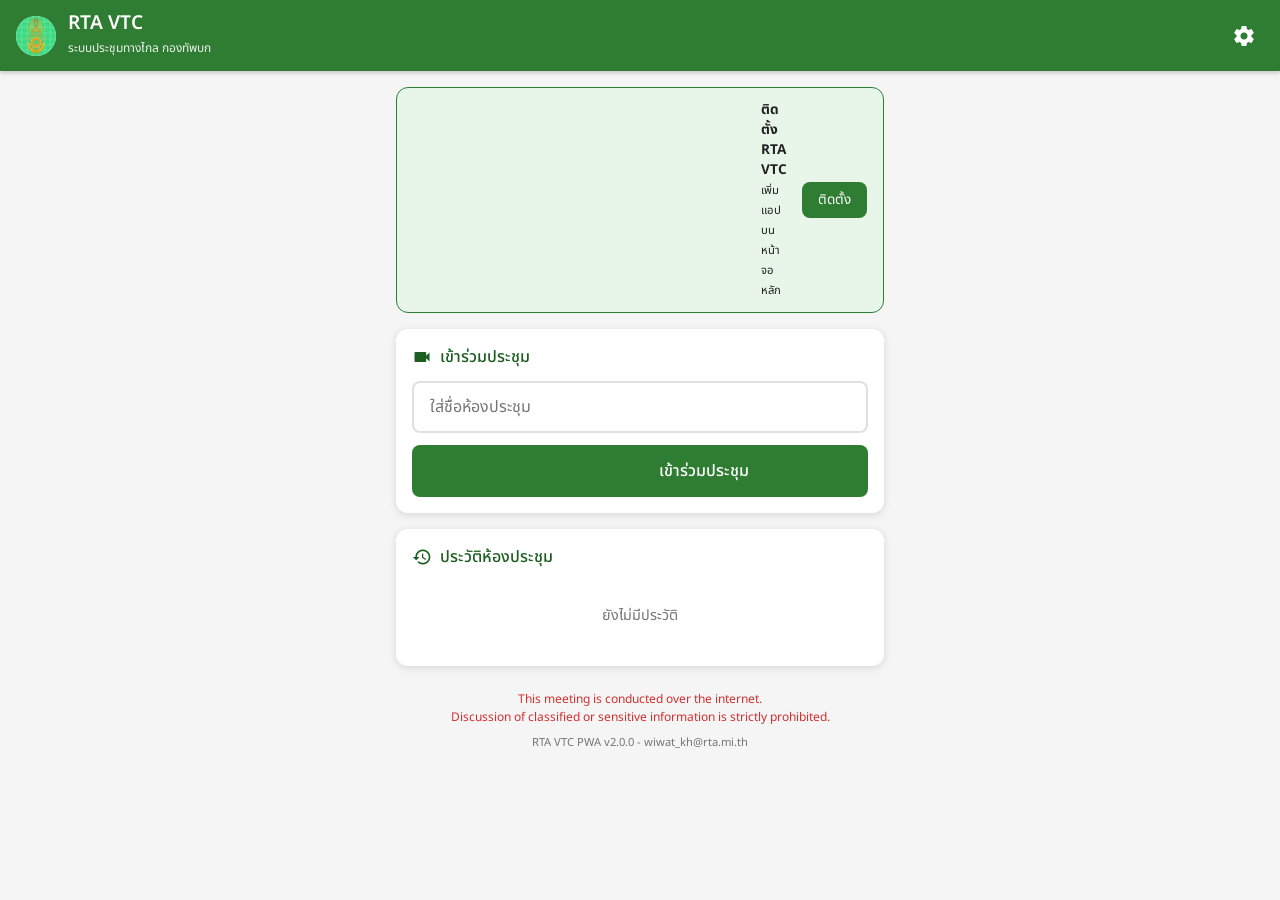
<file: docs/index.html>
<!DOCTYPE html>
<html lang="th">
<head>
    <meta charset="UTF-8">
    <meta name="viewport" content="width=device-width, initial-scale=1.0, user-scalable=no">
    <meta name="theme-color" content="#2E7D32">
    <meta name="description" content="ระบบประชุมทางไกล กองทัพบก - RTA Video Teleconference">
    <meta name="apple-mobile-web-app-capable" content="yes">
    <meta name="apple-mobile-web-app-status-bar-style" content="black-translucent">
    <title>RTA VTC - ระบบประชุมทางไกล</title>
    <link rel="manifest" href="manifest.json">
    <link rel="icon" type="image/png" href="icons/icon-192.png">
    <link rel="apple-touch-icon" href="icons/icon-192.png">
    <link href="https://fonts.googleapis.com/css2?family=Noto+Sans+Thai:wght@300;400;500;600;700&display=swap" rel="stylesheet">
    <link href="https://fonts.googleapis.com/icon?family=Material+Icons" rel="stylesheet">
    <link rel="stylesheet" href="css/style.css">
    <script>
        // Catch beforeinstallprompt early before app.js loads
        window.__pwaInstallPrompt = null;
        window.addEventListener('beforeinstallprompt', function(e) {
            e.preventDefault();
            window.__pwaInstallPrompt = e;
        });
    </script>
</head>
<body>
    <!-- App Bar -->
    <header class="app-bar">
        <img src="icons/icon-192.png" alt="RTA" class="app-bar-logo" onerror="this.style.display='none'">
        <div class="app-bar-title">
            <h1>RTA VTC</h1>
            <span>ระบบประชุมทางไกล กองทัพบก</span>
        </div>
        <button class="icon-btn" id="btnSettings" aria-label="ตั้งค่า">
            <span class="material-icons">settings</span>
        </button>
    </header>

    <!-- Main Page -->
    <main id="pageMain" class="page active">
        <div class="card join-card">
            <div class="card-header">
                <span class="material-icons">videocam</span>
                <span>เข้าร่วมประชุม</span>
            </div>
            <div class="input-group">
                <input type="text" id="roomName" placeholder="ใส่ชื่อห้องประชุม" autocomplete="off">
            </div>
            <button class="btn-primary" id="btnJoin">
                <span class="material-icons">login</span>
                เข้าร่วมประชุม
            </button>
        </div>

        <!-- Meeting History -->
        <div class="card history-card">
            <div class="card-header">
                <span class="material-icons">history</span>
                <span>ประวัติห้องประชุม</span>
            </div>
            <div id="historyList" class="history-list">
                <div class="empty-state">ยังไม่มีประวัติ</div>
            </div>
        </div>

        <div class="warning-text">
            This meeting is conducted over the internet.<br>
            Discussion of classified or sensitive information is strictly prohibited.
        </div>
        <div class="version-text">RTA VTC PWA v2.0.0 - wiwat_kh@rta.mi.th</div>
    </main>

    <!-- Settings Page -->
    <div id="pageSettings" class="page">
        <div class="page-header">
            <button class="icon-btn" id="btnBack">
                <span class="material-icons">arrow_back</span>
            </button>
            <h2>ตั้งค่า</h2>
        </div>

        <div class="card">
            <div class="card-header">
                <span class="material-icons">person</span>
                <span>ข้อมูลผู้ใช้</span>
            </div>
            <div class="input-group">
                <label for="displayName">ชื่อที่แสดง</label>
                <input type="text" id="displayName" placeholder="ใส่ชื่อ-นามสกุล">
            </div>
        </div>

        <div class="card">
            <div class="card-header">
                <span class="material-icons">tune</span>
                <span>ค่าเริ่มต้นเข้าห้องประชุม</span>
            </div>
            <div class="toggle-group">
                <label class="toggle">
                    <span>ปิดไมค์เมื่อเข้าห้อง</span>
                    <input type="checkbox" id="startMuted">
                    <span class="toggle-slider"></span>
                </label>
                <label class="toggle">
                    <span>ปิดกล้องเมื่อเข้าห้อง</span>
                    <input type="checkbox" id="startCameraOff">
                    <span class="toggle-slider"></span>
                </label>
            </div>
        </div>

        <div class="card">
            <div class="card-header">
                <span class="material-icons">delete_outline</span>
                <span>ข้อมูล</span>
            </div>
            <button class="btn-outline" id="btnClearHistory">
                <span class="material-icons">delete</span>
                ล้างประวัติห้องประชุม
            </button>
        </div>

        <button class="btn-primary" id="btnSave">
            <span class="material-icons">save</span>
            บันทึก
        </button>
    </div>

    <!-- Pre-join Dialog -->
    <div id="prejoinOverlay" class="overlay hidden">
        <div class="dialog">
            <h3>ตั้งค่าก่อนเข้าห้อง</h3>
            <div class="dialog-room" id="prejoinRoom"></div>
            <div class="toggle-group">
                <label class="toggle">
                    <span><span class="material-icons">mic</span> เปิดไมค์</span>
                    <input type="checkbox" id="prejoinMic" checked>
                    <span class="toggle-slider"></span>
                </label>
                <label class="toggle">
                    <span><span class="material-icons">videocam</span> เปิดกล้อง</span>
                    <input type="checkbox" id="prejoinCamera" checked>
                    <span class="toggle-slider"></span>
                </label>
                <label class="toggle">
                    <span><span class="material-icons">headphones</span> เสียงอย่างเดียว</span>
                    <input type="checkbox" id="prejoinAudioOnly">
                    <span class="toggle-slider"></span>
                </label>
            </div>
            <div class="dialog-actions">
                <button class="btn-outline" id="prejoinCancel">ยกเลิก</button>
                <button class="btn-primary" id="prejoinJoin">
                    <span class="material-icons">login</span>
                    เข้าร่วม
                </button>
            </div>
        </div>
    </div>

    <!-- Conference Container (fullscreen) -->
    <div id="conferenceContainer" class="conference-container hidden"></div>

    <!-- Toast -->
    <div id="toast" class="toast hidden"></div>

    <script src="https://meet.jit.si/external_api.js"></script>
    <script src="js/app.js"></script>
</body>
</html>
</file>
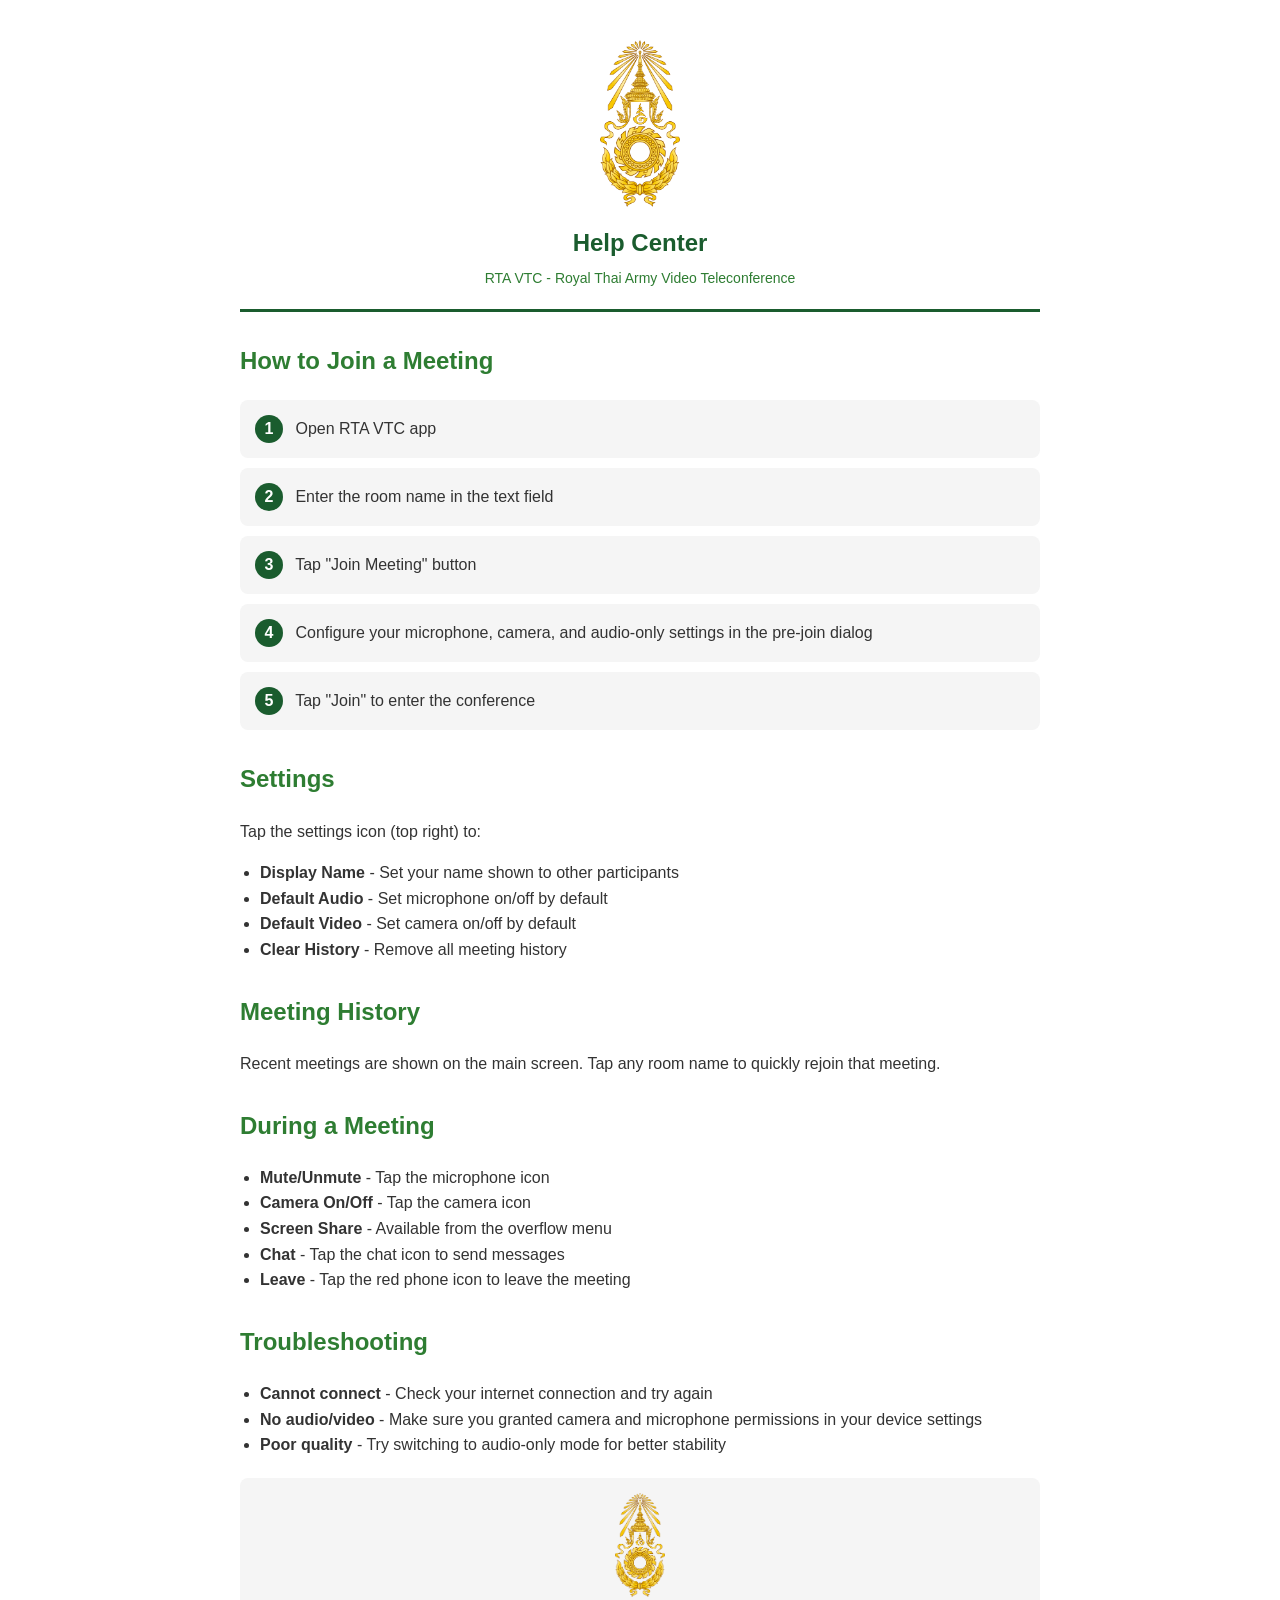
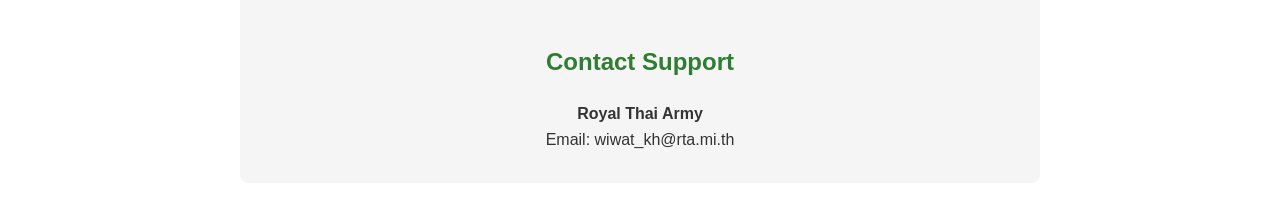
<file: docs/help.html>
<!DOCTYPE html>
<html lang="th">
<head>
    <meta charset="UTF-8">
    <meta name="viewport" content="width=device-width, initial-scale=1.0">
    <title>Help - RTA VTC</title>
    <style>
        body { font-family: 'Segoe UI', Tahoma, sans-serif; max-width: 800px; margin: 0 auto; padding: 20px; line-height: 1.6; color: #333; }
        .header { text-align: center; padding: 20px 0; border-bottom: 3px solid #1a5c2e; margin-bottom: 30px; }
        .header img { width: 80px; height: auto; }
        .header h1 { color: #1a5c2e; margin: 10px 0 0; font-size: 24px; }
        .header p.org { color: #2e7d32; font-size: 14px; margin: 4px 0 0; }
        h2 { color: #2e7d32; margin-top: 30px; }
        .step { background: #f5f5f5; padding: 15px; border-radius: 8px; margin: 10px 0; }
        .step-num { display: inline-block; background: #1a5c2e; color: white; width: 28px; height: 28px; text-align: center; border-radius: 50%; margin-right: 8px; line-height: 28px; font-weight: bold; }
        .contact { background: #f5f5f5; padding: 15px; border-radius: 8px; margin-top: 20px; text-align: center; }
        .contact img { width: 50px; height: auto; margin-bottom: 8px; }
        ul { padding-left: 20px; }
    </style>
</head>
<body>
    <div class="header">
        <img src="rta_logo.png" alt="Royal Thai Army">
        <h1>Help Center</h1>
        <p class="org">RTA VTC - Royal Thai Army Video Teleconference</p>
    </div>

    <h2>How to Join a Meeting</h2>
    <div class="step">
        <span class="step-num">1</span> Open RTA VTC app
    </div>
    <div class="step">
        <span class="step-num">2</span> Enter the room name in the text field
    </div>
    <div class="step">
        <span class="step-num">3</span> Tap "Join Meeting" button
    </div>
    <div class="step">
        <span class="step-num">4</span> Configure your microphone, camera, and audio-only settings in the pre-join dialog
    </div>
    <div class="step">
        <span class="step-num">5</span> Tap "Join" to enter the conference
    </div>

    <h2>Settings</h2>
    <p>Tap the settings icon (top right) to:</p>
    <ul>
        <li><strong>Display Name</strong> - Set your name shown to other participants</li>
        <li><strong>Default Audio</strong> - Set microphone on/off by default</li>
        <li><strong>Default Video</strong> - Set camera on/off by default</li>
        <li><strong>Clear History</strong> - Remove all meeting history</li>
    </ul>

    <h2>Meeting History</h2>
    <p>Recent meetings are shown on the main screen. Tap any room name to quickly rejoin that meeting.</p>

    <h2>During a Meeting</h2>
    <ul>
        <li><strong>Mute/Unmute</strong> - Tap the microphone icon</li>
        <li><strong>Camera On/Off</strong> - Tap the camera icon</li>
        <li><strong>Screen Share</strong> - Available from the overflow menu</li>
        <li><strong>Chat</strong> - Tap the chat icon to send messages</li>
        <li><strong>Leave</strong> - Tap the red phone icon to leave the meeting</li>
    </ul>

    <h2>Troubleshooting</h2>
    <ul>
        <li><strong>Cannot connect</strong> - Check your internet connection and try again</li>
        <li><strong>No audio/video</strong> - Make sure you granted camera and microphone permissions in your device settings</li>
        <li><strong>Poor quality</strong> - Try switching to audio-only mode for better stability</li>
    </ul>

    <div class="contact">
        <img src="rta_logo.png" alt="Royal Thai Army">
        <h2>Contact Support</h2>
        <p><strong>Royal Thai Army</strong><br>
        Email: wiwat_kh@rta.mi.th</p>
    </div>
</body>
</html>
</file>
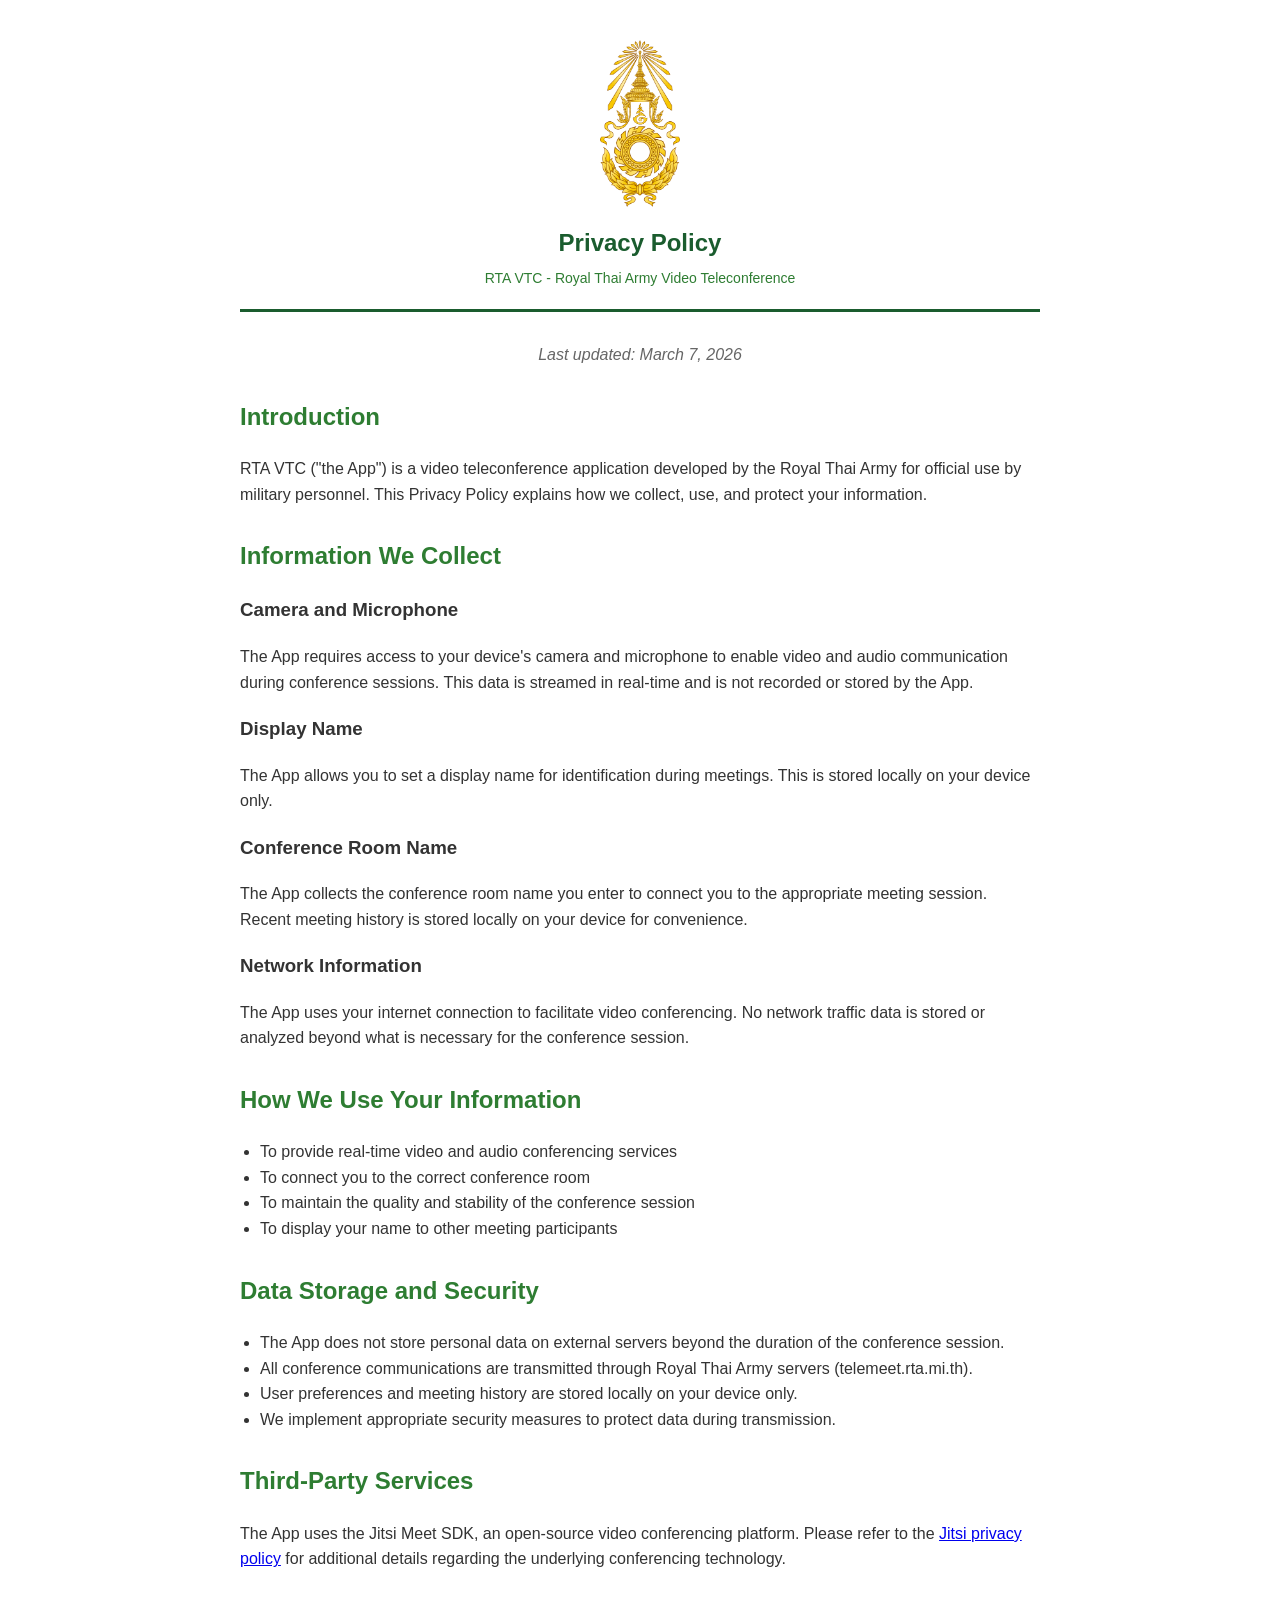
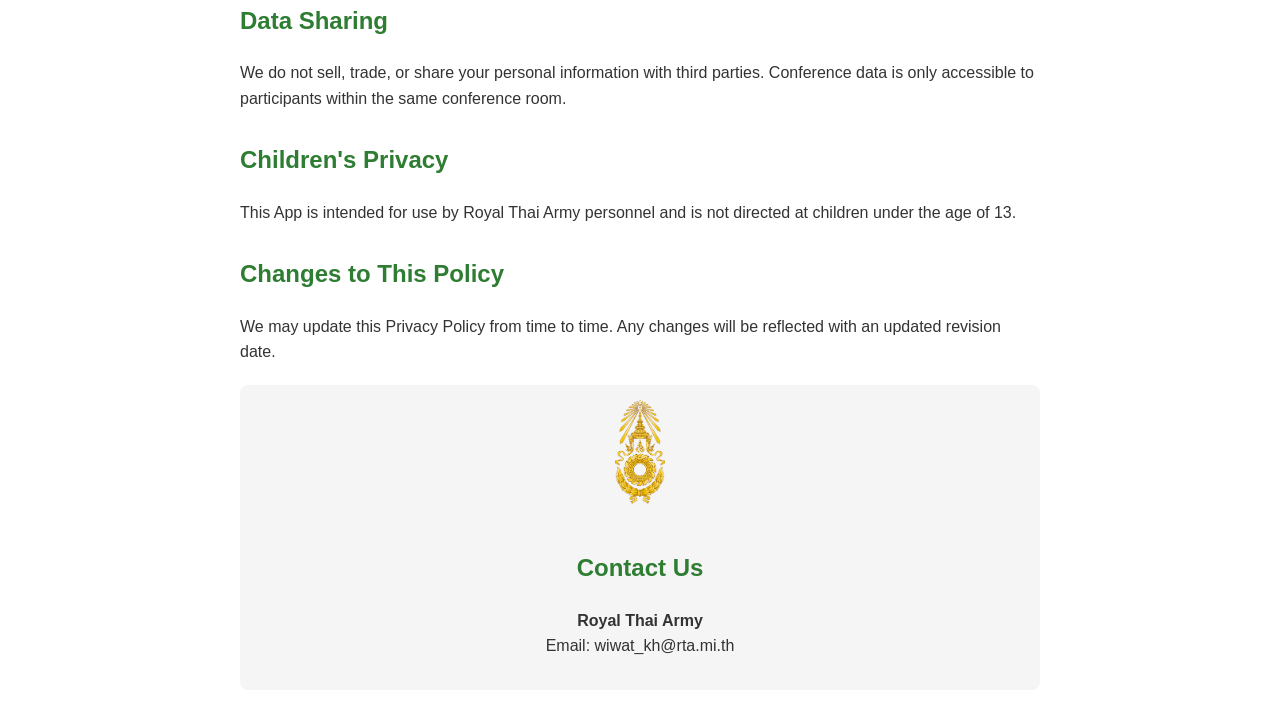
<file: docs/privacy.html>
<!DOCTYPE html>
<html lang="th">
<head>
    <meta charset="UTF-8">
    <meta name="viewport" content="width=device-width, initial-scale=1.0">
    <title>Privacy Policy - RTA VTC</title>
    <style>
        body { font-family: 'Segoe UI', Tahoma, sans-serif; max-width: 800px; margin: 0 auto; padding: 20px; line-height: 1.6; color: #333; }
        .header { text-align: center; padding: 20px 0; border-bottom: 3px solid #1a5c2e; margin-bottom: 30px; }
        .header img { width: 80px; height: auto; }
        .header h1 { color: #1a5c2e; margin: 10px 0 0; font-size: 24px; }
        .header p.org { color: #2e7d32; font-size: 14px; margin: 4px 0 0; }
        h2 { color: #2e7d32; margin-top: 30px; }
        .updated { color: #666; font-style: italic; text-align: center; }
        ul { padding-left: 20px; }
        .contact { background: #f5f5f5; padding: 15px; border-radius: 8px; margin-top: 20px; text-align: center; }
        .contact img { width: 50px; height: auto; margin-bottom: 8px; }
    </style>
</head>
<body>
    <div class="header">
        <img src="rta_logo.png" alt="Royal Thai Army">
        <h1>Privacy Policy</h1>
        <p class="org">RTA VTC - Royal Thai Army Video Teleconference</p>
    </div>
    <p class="updated">Last updated: March 7, 2026</p>

    <h2>Introduction</h2>
    <p>RTA VTC ("the App") is a video teleconference application developed by the Royal Thai Army for official use by military personnel. This Privacy Policy explains how we collect, use, and protect your information.</p>

    <h2>Information We Collect</h2>

    <h3>Camera and Microphone</h3>
    <p>The App requires access to your device's camera and microphone to enable video and audio communication during conference sessions. This data is streamed in real-time and is not recorded or stored by the App.</p>

    <h3>Display Name</h3>
    <p>The App allows you to set a display name for identification during meetings. This is stored locally on your device only.</p>

    <h3>Conference Room Name</h3>
    <p>The App collects the conference room name you enter to connect you to the appropriate meeting session. Recent meeting history is stored locally on your device for convenience.</p>

    <h3>Network Information</h3>
    <p>The App uses your internet connection to facilitate video conferencing. No network traffic data is stored or analyzed beyond what is necessary for the conference session.</p>

    <h2>How We Use Your Information</h2>
    <ul>
        <li>To provide real-time video and audio conferencing services</li>
        <li>To connect you to the correct conference room</li>
        <li>To maintain the quality and stability of the conference session</li>
        <li>To display your name to other meeting participants</li>
    </ul>

    <h2>Data Storage and Security</h2>
    <ul>
        <li>The App does not store personal data on external servers beyond the duration of the conference session.</li>
        <li>All conference communications are transmitted through Royal Thai Army servers (telemeet.rta.mi.th).</li>
        <li>User preferences and meeting history are stored locally on your device only.</li>
        <li>We implement appropriate security measures to protect data during transmission.</li>
    </ul>

    <h2>Third-Party Services</h2>
    <p>The App uses the Jitsi Meet SDK, an open-source video conferencing platform. Please refer to the <a href="https://jitsi.org/privacy/">Jitsi privacy policy</a> for additional details regarding the underlying conferencing technology.</p>

    <h2>Data Sharing</h2>
    <p>We do not sell, trade, or share your personal information with third parties. Conference data is only accessible to participants within the same conference room.</p>

    <h2>Children's Privacy</h2>
    <p>This App is intended for use by Royal Thai Army personnel and is not directed at children under the age of 13.</p>

    <h2>Changes to This Policy</h2>
    <p>We may update this Privacy Policy from time to time. Any changes will be reflected with an updated revision date.</p>

    <div class="contact">
        <img src="rta_logo.png" alt="Royal Thai Army">
        <h2>Contact Us</h2>
        <p><strong>Royal Thai Army</strong><br>
        Email: wiwat_kh@rta.mi.th</p>
    </div>
</body>
</html>
</file>
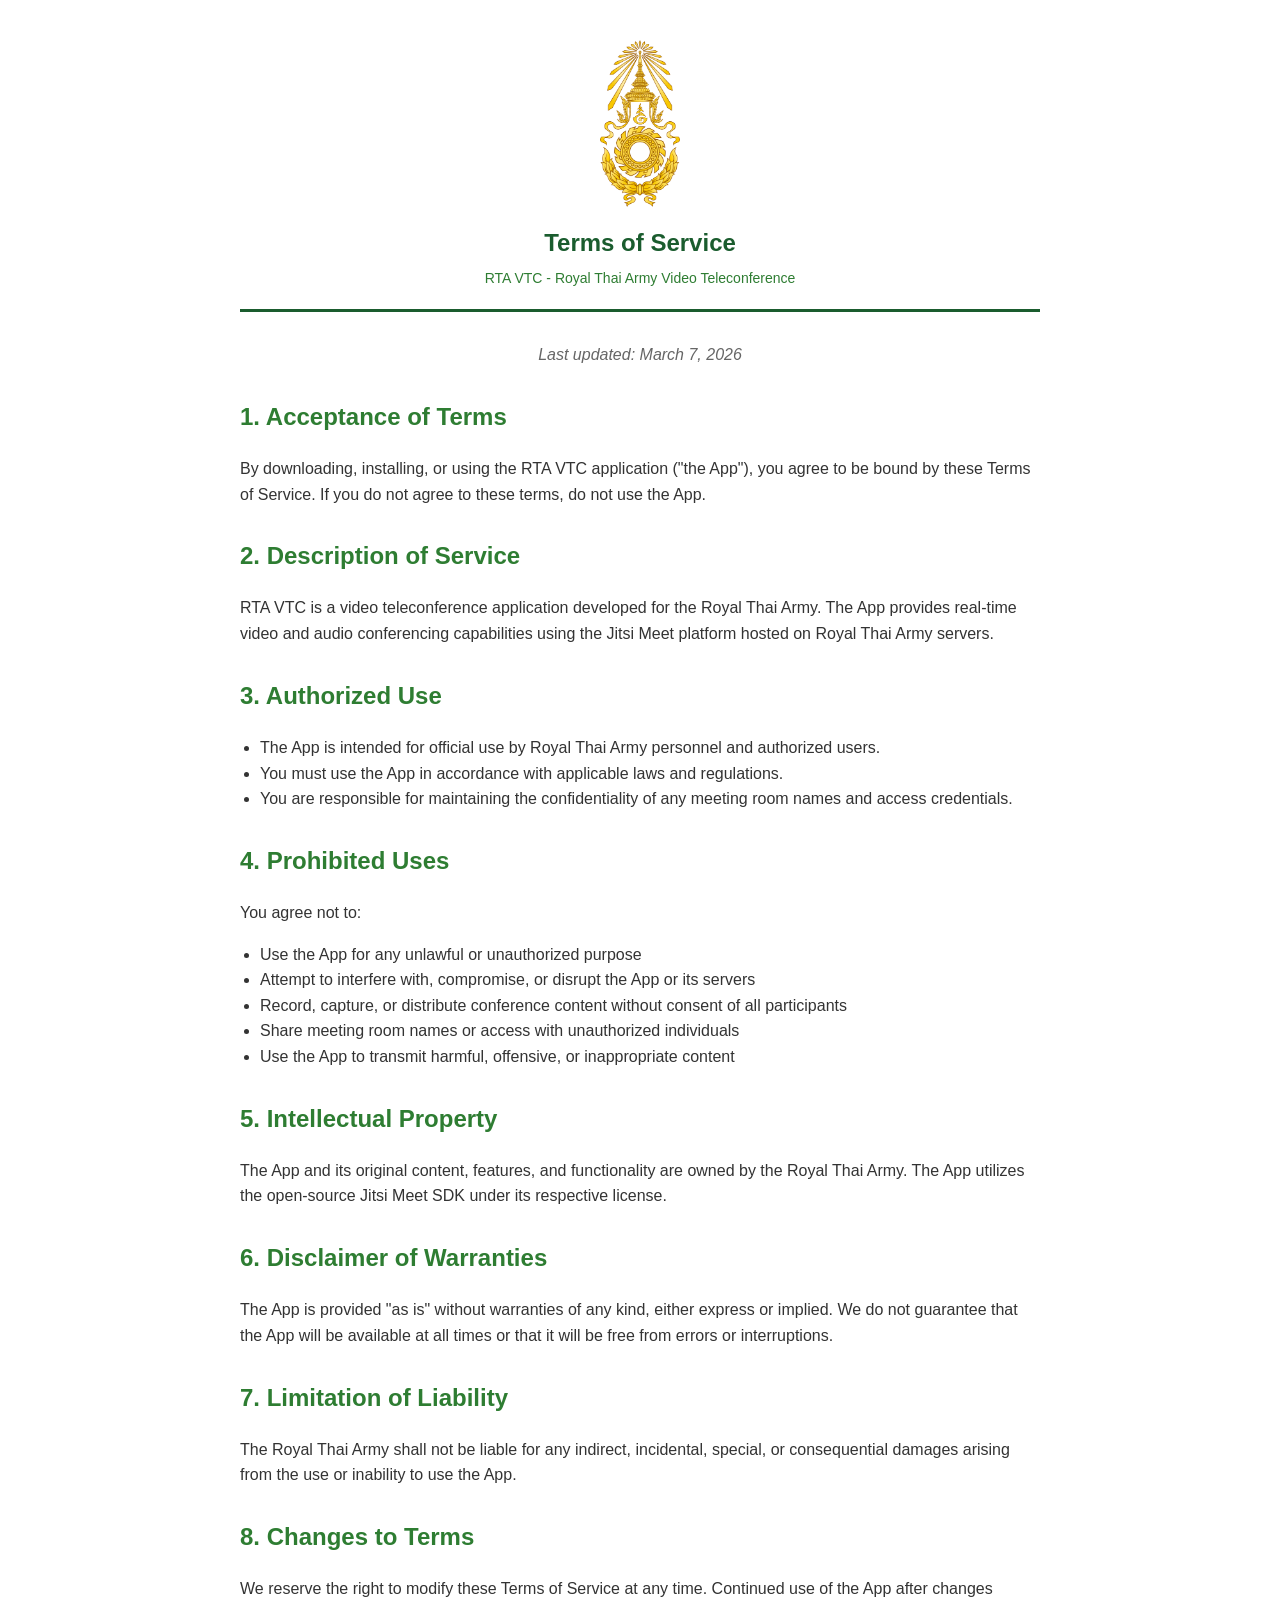
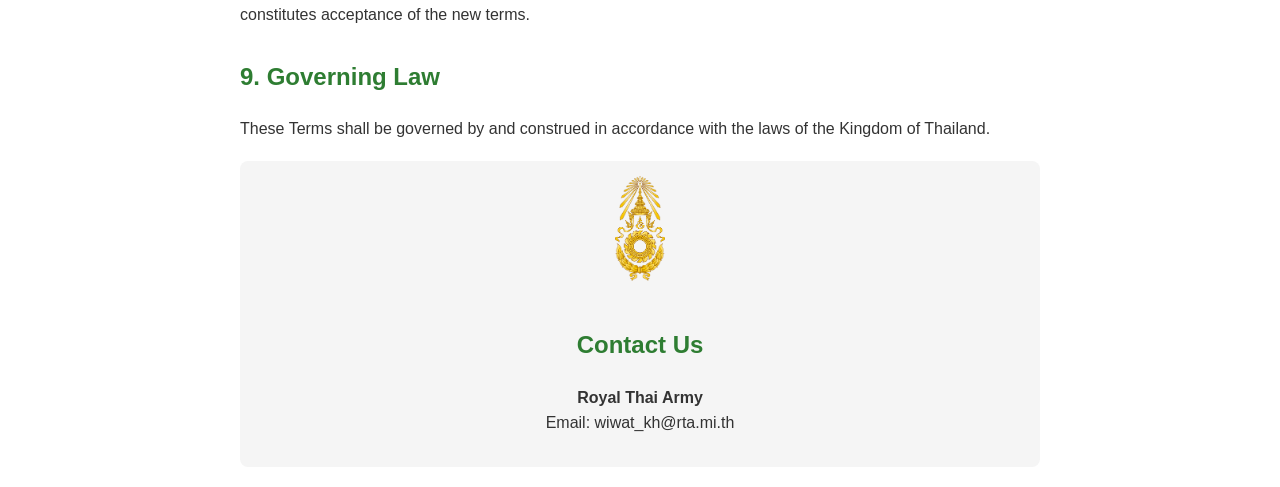
<file: docs/terms.html>
<!DOCTYPE html>
<html lang="th">
<head>
    <meta charset="UTF-8">
    <meta name="viewport" content="width=device-width, initial-scale=1.0">
    <title>Terms of Service - RTA VTC</title>
    <style>
        body { font-family: 'Segoe UI', Tahoma, sans-serif; max-width: 800px; margin: 0 auto; padding: 20px; line-height: 1.6; color: #333; }
        .header { text-align: center; padding: 20px 0; border-bottom: 3px solid #1a5c2e; margin-bottom: 30px; }
        .header img { width: 80px; height: auto; }
        .header h1 { color: #1a5c2e; margin: 10px 0 0; font-size: 24px; }
        .header p.org { color: #2e7d32; font-size: 14px; margin: 4px 0 0; }
        h2 { color: #2e7d32; margin-top: 30px; }
        .updated { color: #666; font-style: italic; text-align: center; }
        ul { padding-left: 20px; }
        .contact { background: #f5f5f5; padding: 15px; border-radius: 8px; margin-top: 20px; text-align: center; }
        .contact img { width: 50px; height: auto; margin-bottom: 8px; }
    </style>
</head>
<body>
    <div class="header">
        <img src="rta_logo.png" alt="Royal Thai Army">
        <h1>Terms of Service</h1>
        <p class="org">RTA VTC - Royal Thai Army Video Teleconference</p>
    </div>
    <p class="updated">Last updated: March 7, 2026</p>

    <h2>1. Acceptance of Terms</h2>
    <p>By downloading, installing, or using the RTA VTC application ("the App"), you agree to be bound by these Terms of Service. If you do not agree to these terms, do not use the App.</p>

    <h2>2. Description of Service</h2>
    <p>RTA VTC is a video teleconference application developed for the Royal Thai Army. The App provides real-time video and audio conferencing capabilities using the Jitsi Meet platform hosted on Royal Thai Army servers.</p>

    <h2>3. Authorized Use</h2>
    <ul>
        <li>The App is intended for official use by Royal Thai Army personnel and authorized users.</li>
        <li>You must use the App in accordance with applicable laws and regulations.</li>
        <li>You are responsible for maintaining the confidentiality of any meeting room names and access credentials.</li>
    </ul>

    <h2>4. Prohibited Uses</h2>
    <p>You agree not to:</p>
    <ul>
        <li>Use the App for any unlawful or unauthorized purpose</li>
        <li>Attempt to interfere with, compromise, or disrupt the App or its servers</li>
        <li>Record, capture, or distribute conference content without consent of all participants</li>
        <li>Share meeting room names or access with unauthorized individuals</li>
        <li>Use the App to transmit harmful, offensive, or inappropriate content</li>
    </ul>

    <h2>5. Intellectual Property</h2>
    <p>The App and its original content, features, and functionality are owned by the Royal Thai Army. The App utilizes the open-source Jitsi Meet SDK under its respective license.</p>

    <h2>6. Disclaimer of Warranties</h2>
    <p>The App is provided "as is" without warranties of any kind, either express or implied. We do not guarantee that the App will be available at all times or that it will be free from errors or interruptions.</p>

    <h2>7. Limitation of Liability</h2>
    <p>The Royal Thai Army shall not be liable for any indirect, incidental, special, or consequential damages arising from the use or inability to use the App.</p>

    <h2>8. Changes to Terms</h2>
    <p>We reserve the right to modify these Terms of Service at any time. Continued use of the App after changes constitutes acceptance of the new terms.</p>

    <h2>9. Governing Law</h2>
    <p>These Terms shall be governed by and construed in accordance with the laws of the Kingdom of Thailand.</p>

    <div class="contact">
        <img src="rta_logo.png" alt="Royal Thai Army">
        <h2>Contact Us</h2>
        <p><strong>Royal Thai Army</strong><br>
        Email: wiwat_kh@rta.mi.th</p>
    </div>
</body>
</html>
</file>
<file: docs/css/style.css>
:root {
    --primary: #2E7D32;
    --primary-dark: #1B5E20;
    --primary-light: #E8F5E9;
    --accent: #FFC107;
    --bg: #F5F5F5;
    --surface: #FFFFFF;
    --text: #212121;
    --text-secondary: #757575;
    --border: #E0E0E0;
    --shadow: 0 2px 8px rgba(0,0,0,0.12);
    --radius: 12px;
}

* {
    margin: 0;
    padding: 0;
    box-sizing: border-box;
}

body {
    font-family: 'Noto Sans Thai', sans-serif;
    background: var(--bg);
    color: var(--text);
    min-height: 100vh;
    overflow-x: hidden;
}

/* App Bar */
.app-bar {
    display: flex;
    align-items: center;
    gap: 12px;
    padding: 12px 16px;
    background: var(--primary);
    color: white;
    position: sticky;
    top: 0;
    z-index: 100;
    box-shadow: 0 2px 4px rgba(0,0,0,0.2);
}

.app-bar-logo {
    width: 40px;
    height: 40px;
    border-radius: 50%;
    background: white;
    object-fit: contain;
}

.app-bar-title {
    flex: 1;
}

.app-bar-title h1 {
    font-size: 1.2rem;
    font-weight: 600;
    line-height: 1.2;
}

.app-bar-title span {
    font-size: 0.75rem;
    opacity: 0.9;
}

/* Icon Button */
.icon-btn {
    background: none;
    border: none;
    color: inherit;
    cursor: pointer;
    padding: 8px;
    border-radius: 50%;
    display: flex;
    align-items: center;
    justify-content: center;
    transition: background 0.2s;
}

.icon-btn:hover {
    background: rgba(255,255,255,0.15);
}

/* Pages */
.page {
    display: none;
    padding: 16px;
    max-width: 480px;
    margin: 0 auto;
    padding-bottom: 80px;
}

.page.active {
    display: block;
}

.page-header {
    display: flex;
    align-items: center;
    gap: 8px;
    margin-bottom: 16px;
}

.page-header .icon-btn {
    color: var(--text);
}

.page-header h2 {
    font-size: 1.2rem;
    font-weight: 600;
}

/* Cards */
.card {
    background: var(--surface);
    border-radius: var(--radius);
    box-shadow: var(--shadow);
    padding: 16px;
    margin-bottom: 16px;
}

.card-header {
    display: flex;
    align-items: center;
    gap: 8px;
    margin-bottom: 12px;
    font-weight: 500;
    color: var(--primary-dark);
}

.card-header .material-icons {
    font-size: 20px;
}

/* Input */
.input-group {
    margin-bottom: 12px;
}

.input-group label {
    display: block;
    font-size: 0.85rem;
    color: var(--text-secondary);
    margin-bottom: 4px;
}

.input-group input[type="text"] {
    width: 100%;
    padding: 12px 16px;
    border: 2px solid var(--border);
    border-radius: 8px;
    font-size: 1rem;
    font-family: inherit;
    outline: none;
    transition: border-color 0.2s;
}

.input-group input[type="text"]:focus {
    border-color: var(--primary);
}

/* Buttons */
.btn-primary {
    display: flex;
    align-items: center;
    justify-content: center;
    gap: 8px;
    width: 100%;
    padding: 14px;
    background: var(--primary);
    color: white;
    border: none;
    border-radius: 8px;
    font-size: 1rem;
    font-weight: 500;
    font-family: inherit;
    cursor: pointer;
    transition: background 0.2s, transform 0.1s;
}

.btn-primary:hover {
    background: var(--primary-dark);
}

.btn-primary:active {
    transform: scale(0.98);
}

.btn-outline {
    display: flex;
    align-items: center;
    justify-content: center;
    gap: 8px;
    width: 100%;
    padding: 12px;
    background: transparent;
    color: var(--primary);
    border: 2px solid var(--primary);
    border-radius: 8px;
    font-size: 0.9rem;
    font-weight: 500;
    font-family: inherit;
    cursor: pointer;
    transition: background 0.2s;
}

.btn-outline:hover {
    background: var(--primary-light);
}

/* Toggle Switch */
.toggle-group {
    display: flex;
    flex-direction: column;
    gap: 4px;
}

.toggle {
    display: flex;
    align-items: center;
    justify-content: space-between;
    padding: 12px 0;
    cursor: pointer;
    border-bottom: 1px solid var(--border);
}

.toggle:last-child {
    border-bottom: none;
}

.toggle > span:first-child {
    display: flex;
    align-items: center;
    gap: 8px;
    font-size: 0.95rem;
}

.toggle > span:first-child .material-icons {
    font-size: 20px;
    color: var(--text-secondary);
}

.toggle input {
    display: none;
}

.toggle-slider {
    position: relative;
    width: 48px;
    height: 28px;
    background: #ccc;
    border-radius: 14px;
    transition: background 0.3s;
    flex-shrink: 0;
}

.toggle-slider::after {
    content: '';
    position: absolute;
    top: 2px;
    left: 2px;
    width: 24px;
    height: 24px;
    background: white;
    border-radius: 50%;
    transition: transform 0.3s;
    box-shadow: 0 1px 3px rgba(0,0,0,0.3);
}

.toggle input:checked + .toggle-slider {
    background: var(--primary);
}

.toggle input:checked + .toggle-slider::after {
    transform: translateX(20px);
}

/* History */
.history-list {
    max-height: 300px;
    overflow-y: auto;
}

.history-item {
    display: flex;
    align-items: center;
    gap: 12px;
    padding: 12px;
    border-radius: 8px;
    cursor: pointer;
    transition: background 0.2s;
}

.history-item:hover {
    background: var(--primary-light);
}

.history-item .material-icons {
    color: var(--primary);
    font-size: 20px;
}

.history-item-info {
    flex: 1;
    min-width: 0;
}

.history-item-name {
    font-weight: 500;
    white-space: nowrap;
    overflow: hidden;
    text-overflow: ellipsis;
}

.history-item-date {
    font-size: 0.8rem;
    color: var(--text-secondary);
}

.empty-state {
    text-align: center;
    color: var(--text-secondary);
    padding: 24px;
    font-size: 0.9rem;
}

/* Warning & Version */
.warning-text {
    text-align: center;
    font-size: 0.75rem;
    color: #D32F2F;
    margin-top: 24px;
    line-height: 1.5;
}

.version-text {
    text-align: center;
    font-size: 0.7rem;
    color: var(--text-secondary);
    margin-top: 8px;
}

/* Overlay / Dialog */
.overlay {
    position: fixed;
    top: 0;
    left: 0;
    right: 0;
    bottom: 0;
    background: rgba(0,0,0,0.5);
    display: flex;
    align-items: center;
    justify-content: center;
    z-index: 200;
    padding: 16px;
}

.dialog {
    background: var(--surface);
    border-radius: var(--radius);
    padding: 24px;
    width: 100%;
    max-width: 400px;
    box-shadow: 0 8px 32px rgba(0,0,0,0.2);
}

.dialog h3 {
    font-size: 1.1rem;
    margin-bottom: 8px;
}

.dialog-room {
    font-size: 0.9rem;
    color: var(--primary);
    font-weight: 500;
    margin-bottom: 16px;
    padding: 8px 12px;
    background: var(--primary-light);
    border-radius: 8px;
}

.dialog-actions {
    display: flex;
    gap: 12px;
    margin-top: 20px;
}

.dialog-actions .btn-outline,
.dialog-actions .btn-primary {
    flex: 1;
}

/* Conference */
.conference-container {
    position: fixed;
    top: 0;
    left: 0;
    right: 0;
    bottom: 0;
    z-index: 300;
    background: #000;
}

.conference-container iframe {
    width: 100%;
    height: 100%;
    border: none;
}

/* Toast */
.toast {
    position: fixed;
    bottom: 24px;
    left: 50%;
    transform: translateX(-50%);
    background: #333;
    color: white;
    padding: 12px 24px;
    border-radius: 8px;
    font-size: 0.9rem;
    z-index: 400;
    transition: opacity 0.3s;
    white-space: nowrap;
}

/* Hidden */
.hidden {
    display: none !important;
}

/* PWA Install Banner */
.install-banner {
    background: var(--primary-light);
    border: 1px solid var(--primary);
    border-radius: var(--radius);
    padding: 12px 16px;
    margin-bottom: 16px;
    display: flex;
    align-items: center;
    gap: 12px;
}

.install-banner .material-icons {
    color: var(--primary);
}

.install-banner-text {
    flex: 1;
    font-size: 0.85rem;
}

.install-banner button {
    background: var(--primary);
    color: white;
    border: none;
    padding: 8px 16px;
    border-radius: 8px;
    font-size: 0.85rem;
    font-family: inherit;
    cursor: pointer;
}

/* Responsive */
@media (min-width: 768px) {
    .page {
        max-width: 520px;
    }
}
</file>
